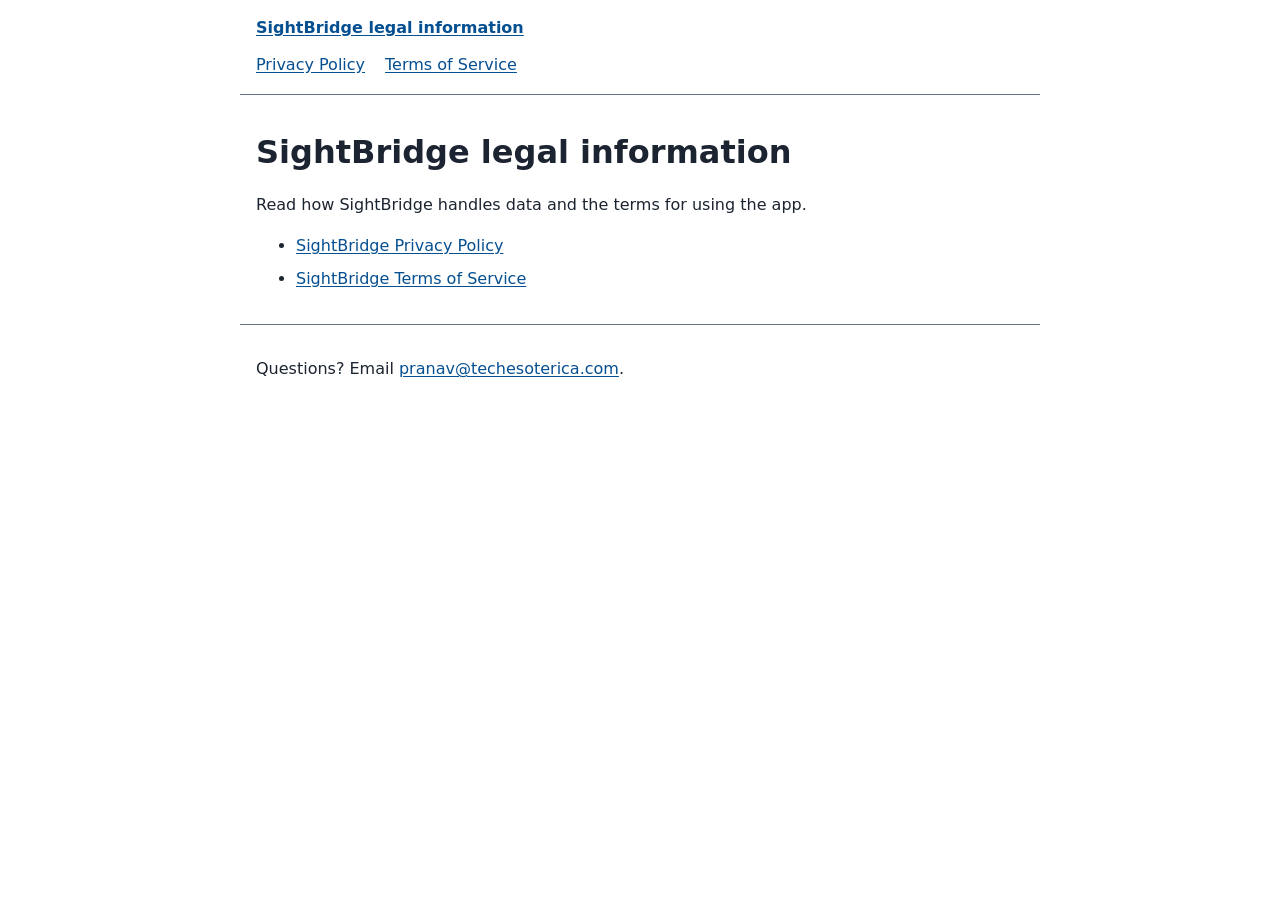
<file: docs/index.html>
<!doctype html>
<html lang="en">
<head>
  <meta charset="utf-8">
  <meta name="viewport" content="width=device-width, initial-scale=1">
  <meta name="color-scheme" content="light">
  <title>Legal Information | SightBridge</title>
  <link rel="stylesheet" href="legal.css">
</head>
<body>
  <a class="skip-link" href="#main-content">Skip to main content</a>
  <header class="site-header">
    <a class="brand" href="index.html">SightBridge legal information</a>
    <nav aria-label="Legal pages">
      <a href="privacy.html">Privacy Policy</a>
      <a href="terms.html">Terms of Service</a>
    </nav>
  </header>
  <main id="main-content" tabindex="-1">
    <h1>SightBridge legal information</h1>
    <p>Read how SightBridge handles data and the terms for using the app.</p>
    <ul>
      <li><a href="privacy.html">SightBridge Privacy Policy</a></li>
      <li><a href="terms.html">SightBridge Terms of Service</a></li>
    </ul>
  </main>
  <footer>
    <p>Questions? Email <a href="mailto:pranav@techesoterica.com">pranav@techesoterica.com</a>.</p>
  </footer>
</body>
</html>
</file>
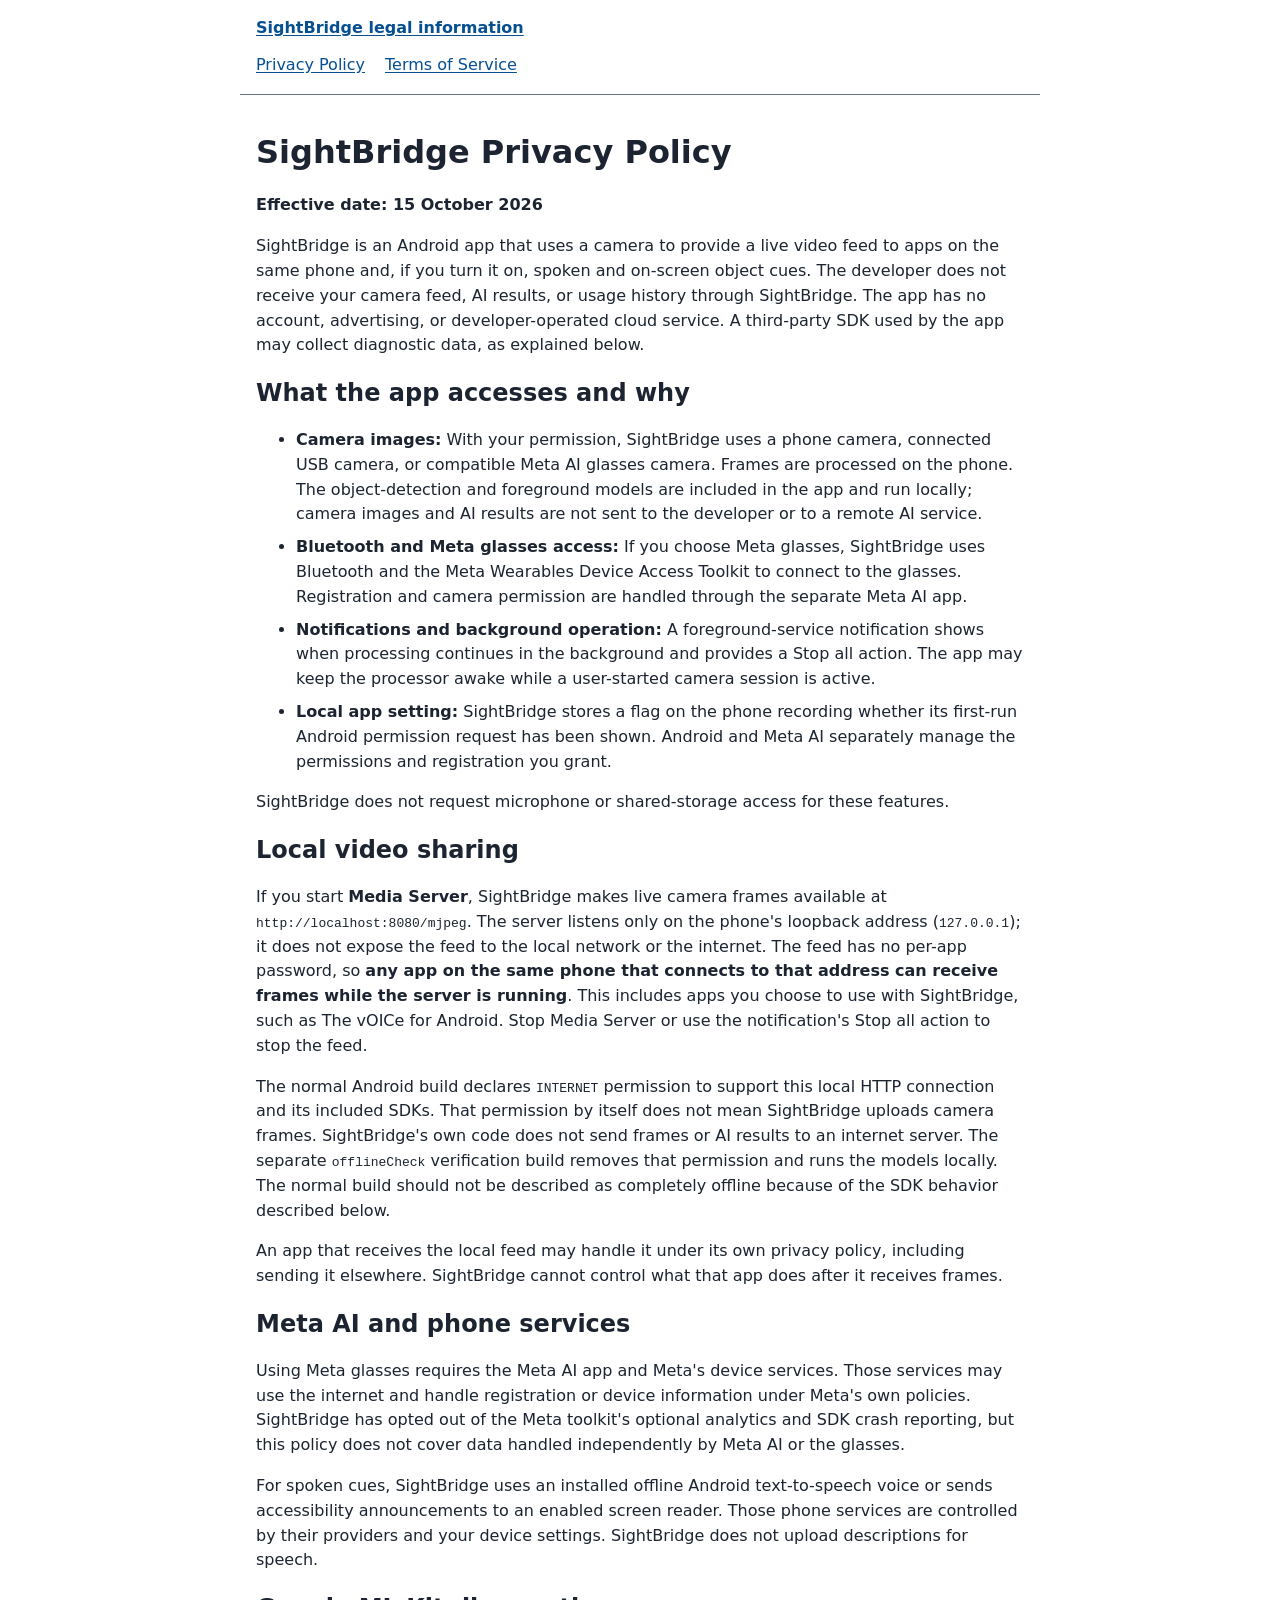
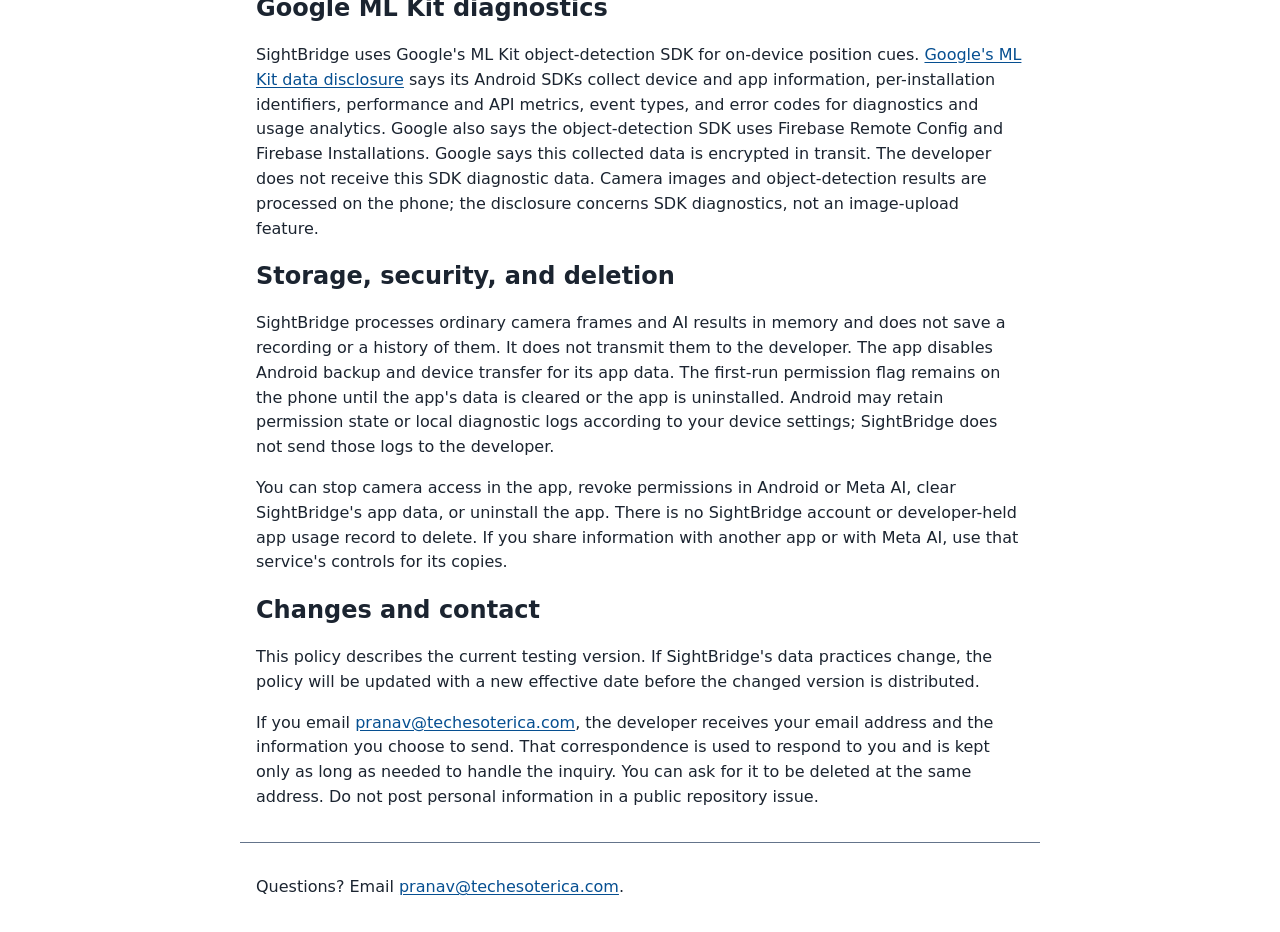
<file: docs/privacy.html>
<!doctype html>
<html lang="en">
<head>
  <meta charset="utf-8">
  <meta name="viewport" content="width=device-width, initial-scale=1">
  <meta name="color-scheme" content="light">
  <title>Privacy Policy | SightBridge</title>
  <link rel="stylesheet" href="legal.css">
</head>
<body>
  <a class="skip-link" href="#main-content">Skip to main content</a>
  <header class="site-header">
    <a class="brand" href="index.html">SightBridge legal information</a>
    <nav aria-label="Legal pages">
      <a href="privacy.html">Privacy Policy</a>
      <a href="terms.html">Terms of Service</a>
    </nav>
  </header>
  <main id="main-content" tabindex="-1">
<h1 id="sightbridge-privacy-policy">SightBridge Privacy Policy</h1>
<p><strong>Effective date: 15 October 2026</strong></p>
<p>SightBridge is an Android app that uses a camera to provide a live
video feed to apps on the same phone and, if you turn it on, spoken and
on-screen object cues. The developer does not receive your camera feed,
AI results, or usage history through SightBridge. The app has no
account, advertising, or developer-operated cloud service. A third-party
SDK used by the app may collect diagnostic data, as explained below.</p>
<h2 id="what-the-app-accesses-and-why">What the app accesses and
why</h2>
<ul>
<li><strong>Camera images:</strong> With your permission, SightBridge
uses a phone camera, connected USB camera, or compatible Meta AI glasses
camera. Frames are processed on the phone. The object-detection and
foreground models are included in the app and run locally; camera images
and AI results are not sent to the developer or to a remote AI
service.</li>
<li><strong>Bluetooth and Meta glasses access:</strong> If you choose
Meta glasses, SightBridge uses Bluetooth and the Meta Wearables Device
Access Toolkit to connect to the glasses. Registration and camera
permission are handled through the separate Meta AI app.</li>
<li><strong>Notifications and background operation:</strong> A
foreground-service notification shows when processing continues in the
background and provides a Stop all action. The app may keep the
processor awake while a user-started camera session is active.</li>
<li><strong>Local app setting:</strong> SightBridge stores a flag on the
phone recording whether its first-run Android permission request has
been shown. Android and Meta AI separately manage the permissions and
registration you grant.</li>
</ul>
<p>SightBridge does not request microphone or shared-storage access for
these features.</p>
<h2 id="local-video-sharing">Local video sharing</h2>
<p>If you start <strong>Media Server</strong>, SightBridge makes live
camera frames available at <code>http://localhost:8080/mjpeg</code>. The
server listens only on the phone's loopback address
(<code>127.0.0.1</code>); it does not expose the feed to the local
network or the internet. The feed has no per-app password, so
<strong>any app on the same phone that connects to that address can
receive frames while the server is running</strong>. This includes apps
you choose to use with SightBridge, such as The vOICe for Android. Stop
Media Server or use the notification's Stop all action to stop the
feed.</p>
<p>The normal Android build declares <code>INTERNET</code> permission to
support this local HTTP connection and its included SDKs. That
permission by itself does not mean SightBridge uploads camera frames.
SightBridge's own code does not send frames or AI results to an internet
server. The separate <code>offlineCheck</code> verification build
removes that permission and runs the models locally. The normal build
should not be described as completely offline because of the SDK
behavior described below.</p>
<p>An app that receives the local feed may handle it under its own
privacy policy, including sending it elsewhere. SightBridge cannot
control what that app does after it receives frames.</p>
<h2 id="meta-ai-and-phone-services">Meta AI and phone services</h2>
<p>Using Meta glasses requires the Meta AI app and Meta's device
services. Those services may use the internet and handle registration or
device information under Meta's own policies. SightBridge has opted out
of the Meta toolkit's optional analytics and SDK crash reporting, but
this policy does not cover data handled independently by Meta AI or the
glasses.</p>
<p>For spoken cues, SightBridge uses an installed offline Android
text-to-speech voice or sends accessibility announcements to an enabled
screen reader. Those phone services are controlled by their providers
and your device settings. SightBridge does not upload descriptions for
speech.</p>
<h2 id="google-ml-kit-diagnostics">Google ML Kit diagnostics</h2>
<p>SightBridge uses Google's ML Kit object-detection SDK for on-device
position cues. <a
href="https://developers.google.com/ml-kit/android-data-disclosure">Google's
ML Kit data disclosure</a> says its Android SDKs collect device and app
information, per-installation identifiers, performance and API metrics,
event types, and error codes for diagnostics and usage analytics. Google
also says the object-detection SDK uses Firebase Remote Config and
Firebase Installations. Google says this collected data is encrypted in
transit. The developer does not receive this SDK diagnostic data. Camera
images and object-detection results are processed on the phone; the
disclosure concerns SDK diagnostics, not an image-upload feature.</p>
<h2 id="storage-security-and-deletion">Storage, security, and
deletion</h2>
<p>SightBridge processes ordinary camera frames and AI results in memory
and does not save a recording or a history of them. It does not transmit
them to the developer. The app disables Android backup and device
transfer for its app data. The first-run permission flag remains on the
phone until the app's data is cleared or the app is uninstalled. Android
may retain permission state or local diagnostic logs according to your
device settings; SightBridge does not send those logs to the
developer.</p>
<p>You can stop camera access in the app, revoke permissions in Android
or Meta AI, clear SightBridge's app data, or uninstall the app. There is
no SightBridge account or developer-held app usage record to delete. If
you share information with another app or with Meta AI, use that
service's controls for its copies.</p>
<h2 id="changes-and-contact">Changes and contact</h2>
<p>This policy describes the current testing version. If SightBridge's
data practices change, the policy will be updated with a new effective
date before the changed version is distributed.</p>
<p>If you email <a
href="mailto:pranav@techesoterica.com"><span>pranav@techesoterica.com</span></a>,
the developer receives your email address and the information you choose
to send. That correspondence is used to respond to you and is kept only
as long as needed to handle the inquiry. You can ask for it to be
deleted at the same address. Do not post personal information in a
public repository issue.</p>
  </main>
  <footer>
    <p>Questions? Email <a href="mailto:pranav@techesoterica.com">pranav@techesoterica.com</a>.</p>
  </footer>
</body>
</html>
</file>
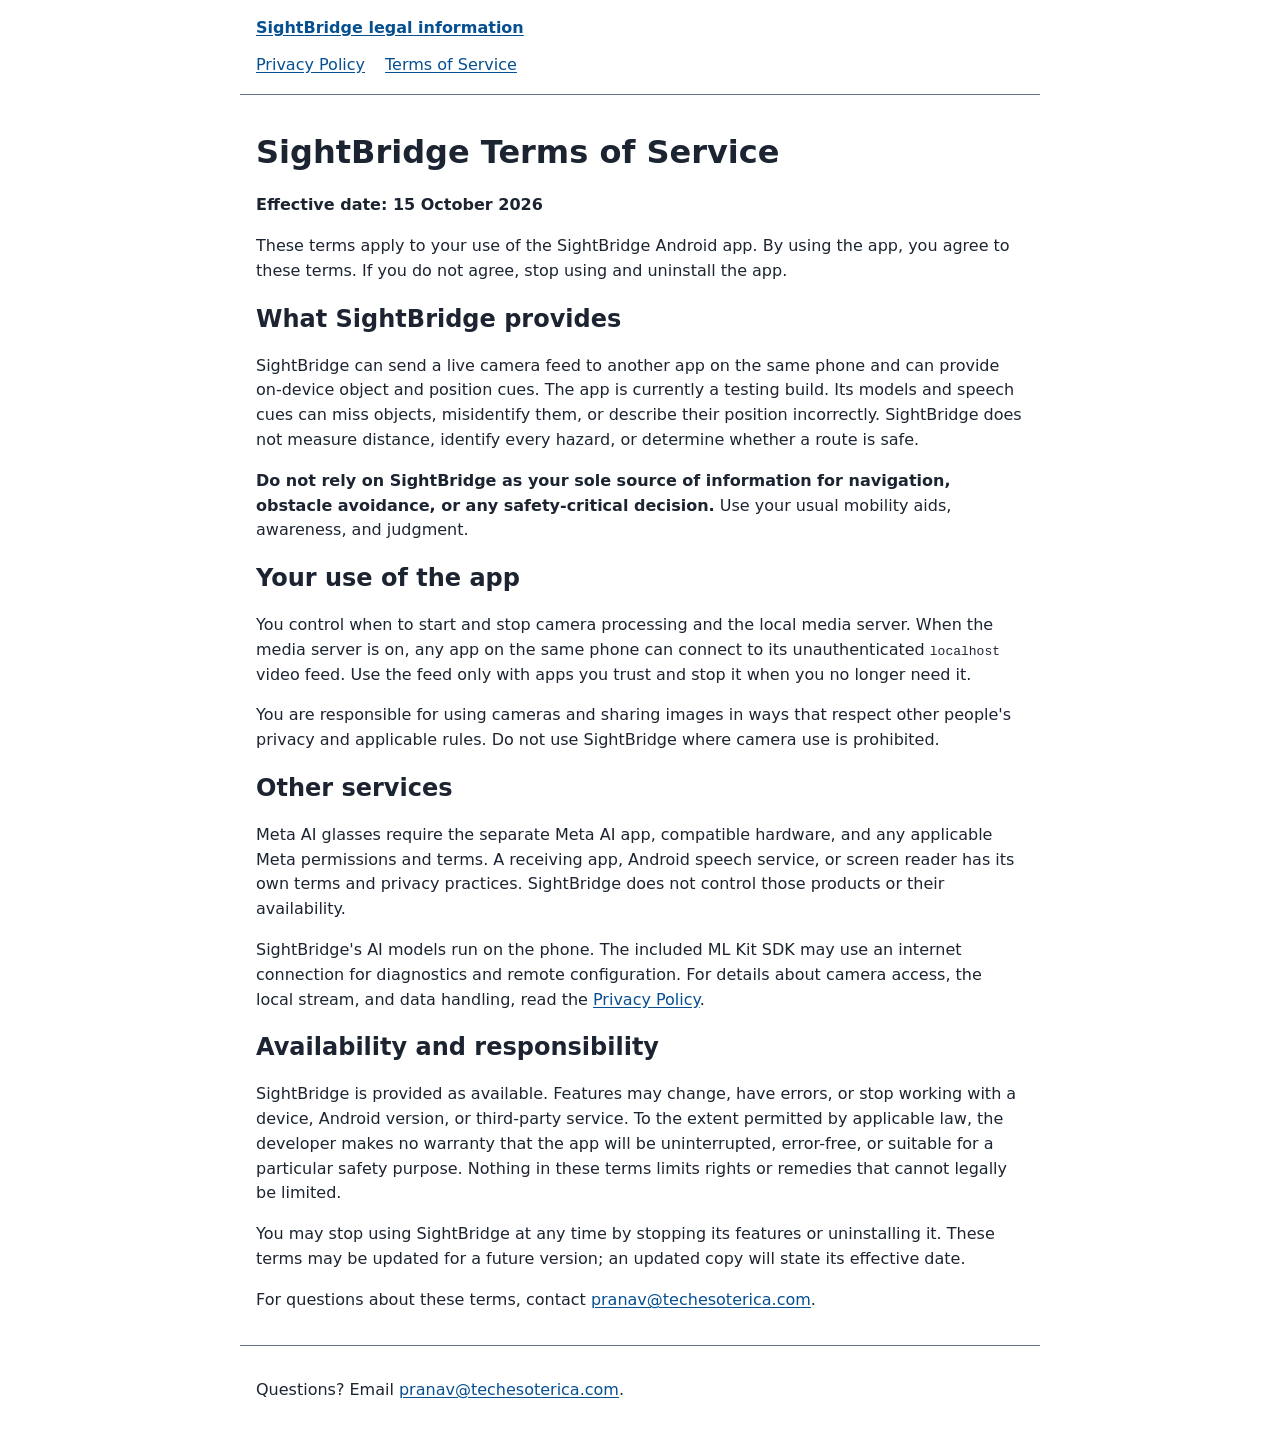
<file: docs/terms.html>
<!doctype html>
<html lang="en">
<head>
  <meta charset="utf-8">
  <meta name="viewport" content="width=device-width, initial-scale=1">
  <meta name="color-scheme" content="light">
  <title>Terms of Service | SightBridge</title>
  <link rel="stylesheet" href="legal.css">
</head>
<body>
  <a class="skip-link" href="#main-content">Skip to main content</a>
  <header class="site-header">
    <a class="brand" href="index.html">SightBridge legal information</a>
    <nav aria-label="Legal pages">
      <a href="privacy.html">Privacy Policy</a>
      <a href="terms.html">Terms of Service</a>
    </nav>
  </header>
  <main id="main-content" tabindex="-1">
<h1 id="sightbridge-terms-of-service">SightBridge Terms of Service</h1>
<p><strong>Effective date: 15 October 2026</strong></p>
<p>These terms apply to your use of the SightBridge Android app. By
using the app, you agree to these terms. If you do not agree, stop using
and uninstall the app.</p>
<h2 id="what-sightbridge-provides">What SightBridge provides</h2>
<p>SightBridge can send a live camera feed to another app on the same
phone and can provide on-device object and position cues. The app is
currently a testing build. Its models and speech cues can miss objects,
misidentify them, or describe their position incorrectly. SightBridge
does not measure distance, identify every hazard, or determine whether a
route is safe.</p>
<p><strong>Do not rely on SightBridge as your sole source of information
for navigation, obstacle avoidance, or any safety-critical
decision.</strong> Use your usual mobility aids, awareness, and
judgment.</p>
<h2 id="your-use-of-the-app">Your use of the app</h2>
<p>You control when to start and stop camera processing and the local
media server. When the media server is on, any app on the same phone can
connect to its unauthenticated <code>localhost</code> video feed. Use
the feed only with apps you trust and stop it when you no longer need
it.</p>
<p>You are responsible for using cameras and sharing images in ways that
respect other people's privacy and applicable rules. Do not use
SightBridge where camera use is prohibited.</p>
<h2 id="other-services">Other services</h2>
<p>Meta AI glasses require the separate Meta AI app, compatible
hardware, and any applicable Meta permissions and terms. A receiving
app, Android speech service, or screen reader has its own terms and
privacy practices. SightBridge does not control those products or their
availability.</p>
<p>SightBridge's AI models run on the phone. The included ML Kit SDK may
use an internet connection for diagnostics and remote configuration. For
details about camera access, the local stream, and data handling, read
the <a href="privacy.html">Privacy Policy</a>.</p>
<h2 id="availability-and-responsibility">Availability and
responsibility</h2>
<p>SightBridge is provided as available. Features may change, have
errors, or stop working with a device, Android version, or third-party
service. To the extent permitted by applicable law, the developer makes
no warranty that the app will be uninterrupted, error-free, or suitable
for a particular safety purpose. Nothing in these terms limits rights or
remedies that cannot legally be limited.</p>
<p>You may stop using SightBridge at any time by stopping its features
or uninstalling it. These terms may be updated for a future version; an
updated copy will state its effective date.</p>
<p>For questions about these terms, contact <a
href="mailto:pranav@techesoterica.com"><span>pranav@techesoterica.com</span></a>.</p>
  </main>
  <footer>
    <p>Questions? Email <a href="mailto:pranav@techesoterica.com">pranav@techesoterica.com</a>.</p>
  </footer>
</body>
</html>
</file>
<file: docs/legal.css>
:root {
  color-scheme: light;
  font-family: system-ui, sans-serif;
  line-height: 1.55;
  color: #1b2430;
  background: #fff;
}

body {
  margin: 0;
}

.site-header,
main,
footer {
  max-width: 48rem;
  margin-inline: auto;
  padding: 1rem;
}

.site-header {
  border-bottom: 1px solid #64748b;
}

.brand {
  font-weight: 700;
}

nav {
  display: flex;
  flex-wrap: wrap;
  gap: 0.5rem 1.25rem;
  margin-top: 0.75rem;
}

a {
  color: #064f91;
  text-decoration: underline;
  text-underline-offset: 0.15em;
}

a:focus-visible {
  outline: 3px solid #a34800;
  outline-offset: 3px;
}

.skip-link {
  position: absolute;
  left: 1rem;
  top: -10rem;
  padding: 0.5rem;
  background: #fff;
  z-index: 1;
}

.skip-link:focus {
  top: 0.5rem;
}

h1,
h2 {
  line-height: 1.25;
}

li + li {
  margin-top: 0.5rem;
}

code {
  overflow-wrap: anywhere;
}

footer {
  border-top: 1px solid #64748b;
}
</file>
